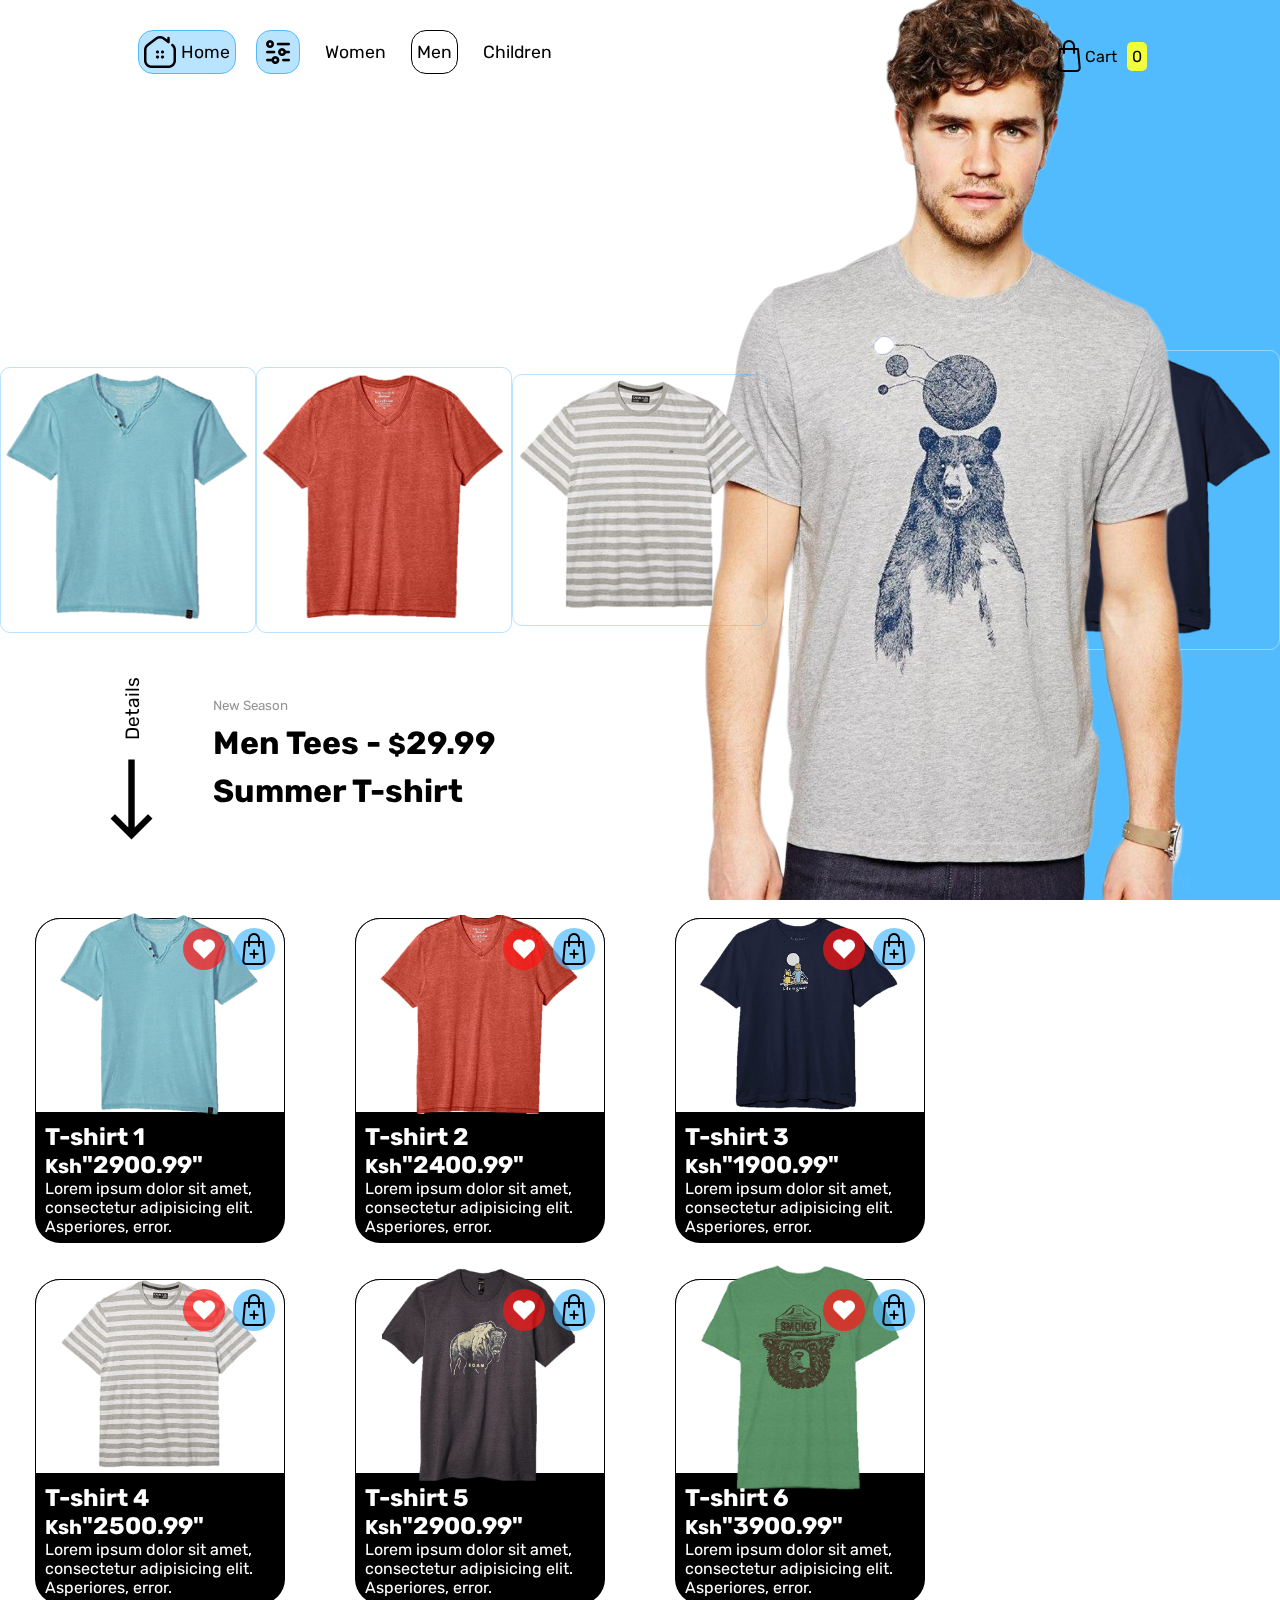
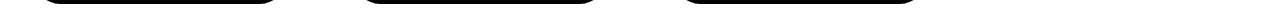
<file: index.html>
<!DOCTYPE html>
<html lang="en">
  <head>
    <meta charset="UTF-8" />
    <meta http-equiv="X-UA-Compatible" content="IE=edge" />
    <link rel="shortcut icon" href="#" />
    <meta name="viewport" content="width=device-width, initial-scale=1.0" />
    <title>Shopping Cart JS</title>
    <link rel="stylesheet" href="./index.css" />
    <link
      rel="stylesheet"
      href="https://cdn.jsdelivr.net/npm/bootstrap-icons@1.5.0/font/bootstrap-icons.css"
    />
  </head>
  <body>
    <div class="app-container">
      <div class="app-bg">
        <div class="left-side"></div>
        <div class="right-side"></div>
      </div>
      <header>
        <nav>
          <ul>
            <li class="btn home">
              <a href="./"> <img src="./icons/home.png" alt="" /> Home </a>
            </li>
            <li class="btn">
              <a href="#">
                <img src="./icons/filter.png" alt="filter" />
              </a>
            </li>
            <li>
              <a href="#"> Women </a>
            </li>
            <li class="active">
              <a href="#"> Men </a>
            </li>
            <li>
              <a href="#"> Children </a>
            </li>
          </ul>
        </nav>
        <div class="shopping-bag">
          <a href="./cart.html">
            <img src="./icons/bag.png" alt="cart" />
            Cart
            <div class="total-items-in-cart">0</div>
          </a>
        </div>
      </header>
      <main>
        <div class="content">
          <div class="products-preview">
            <div class="products-container">
              <div class="product">
                <img src="./img/t1.png" alt="t-shirt 1" />
              </div>
              <div class="product">
                <img src="./img/t2.png" alt="t-shirt 2" />
              </div>
              <div class="product">
                <img src="./img/t4.png" alt="t-shirt 3" />
              </div>
            </div>
            <div class="more-details">
              <div class="see-more-btn">
                <img src="./icons/right-arrow.png" alt="" />
                Details
              </div>
              <div class="description">
                <small>New Season</small>
                <h1>Men Tees - <small>$</small>29.99</h1>
                <h1>Summer T-shirt</h1>
              </div>
            </div>
          </div>
          <div class="model">
            <img class="model-img" src="./img/model.png" alt="model" />
            <div class="product">
              <img src="./img/t3.png" alt="t-shirt 4" />
            </div>
          </div>
        </div>
      </main>
    </div>
    <div class="products-list">
      <div class="products">
        <!-- render porducts here -->
      </div>
    </div>

    <script>
      const porductsListEl = document.querySelector(".products-list");
      const seeMoreBtn = document.querySelector(".see-more-btn");

      seeMoreBtn.addEventListener("click", () => {
        porductsListEl.scrollIntoView({ behavior: "smooth" });
        console.log("");
      });
    </script>
    <script src="./products.js"></script>
    <script src="./app.js"></script>
  </body>
</html>
</file>
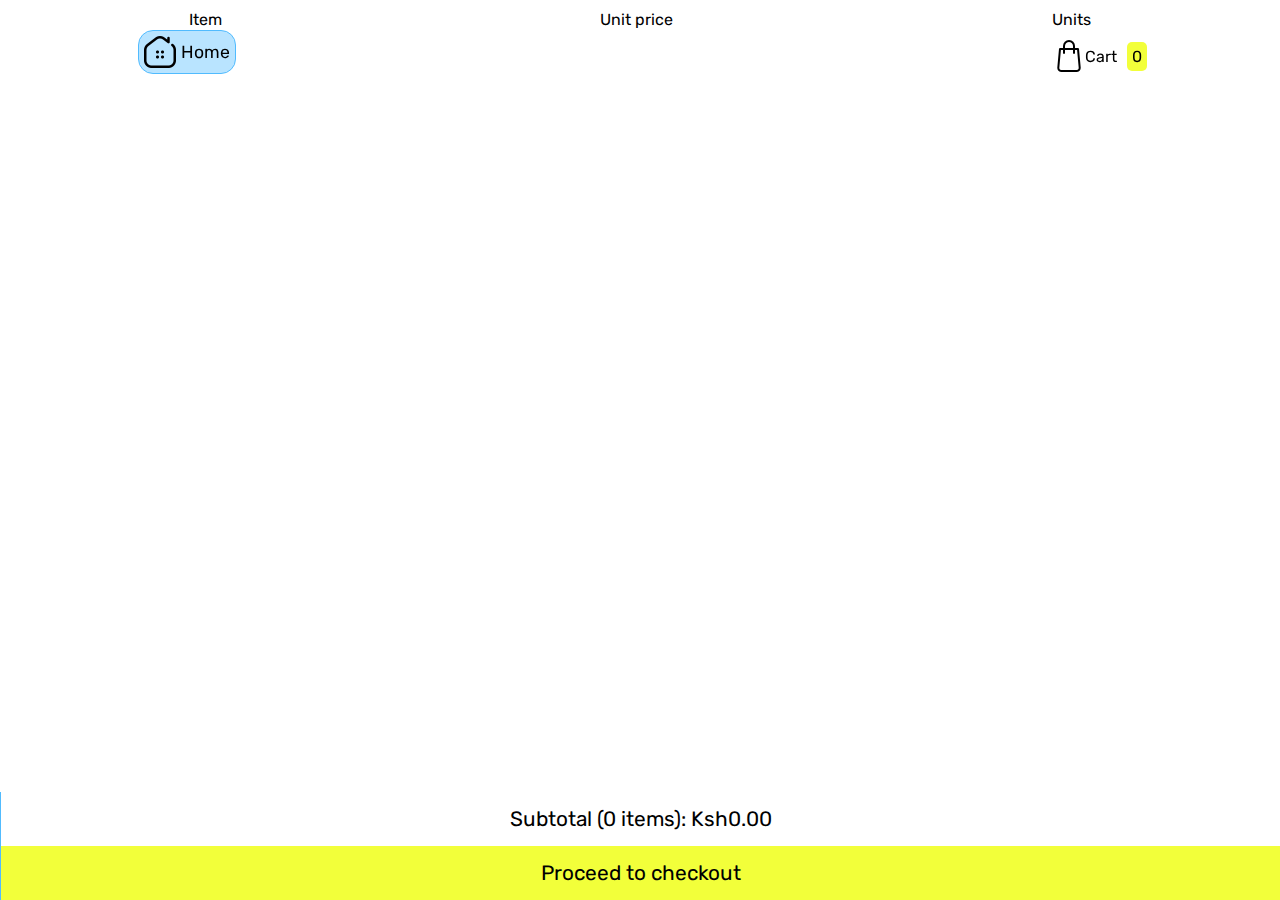
<file: cart.html>
<!DOCTYPE html>
<html lang="en">
<head>
    <meta charset="UTF-8">
    <meta http-equiv="X-UA-Compatible" content="IE=edge">
    <meta name="viewport" content="width=device-width, initial-scale=1.0">
    <title>Shopping Cart</title>
<link rel="stylesheet" href="/index.css">
</head>
<body>
    <header>
        <nav>
            <ul>
                <li class="btn home">
                    <a href="./">
                        <img src="./icons/home.png" alt=""> Home
                    </a>
                </li>
            </ul>
        </nav>
        <div class="shopping-bag">
            <a href="./index.html">
                <img src="./icons/bag.png" alt="cart">
                Cart
                <div class="total-items-in-cart">
                    0
                </div>
            </a>
        </div>
    </header>

        <div class="product-list">
            <div class="cart">
                <div class="cart-header">
                    <div class="column1">Item</div>
                    <div class="column2">Unit price</div>
                    <div class="column3">Units</div>
                </div>
                <div class="cart-items">
                    <!-- render cart items here -->
                  
                </div>
                <div class="cart-footer">
                    <div class="subtotal">
                        
                    </div>
                    <div class="checkout">
                        Proceed to checkout
                    </div>
                </div>
            </div>
        </div>
    <script src="/products.js"></script>
    <script src="/app.js"></script>
</body>
</html>
</file>
<file: index.css>
/* import fonts */
@import url("https://fonts.googleapis.com/css2?family=Rubik&display=swap");

/* VARIABLES */
:root {
  --bg-color: #fff;
  --link-color: #000;
  --link-size: 1.1rem;
  --right-side-bg-color: 81, 187, 254;
}

/* General CSS */
* {
  padding: 0;
  margin: 0;
  box-sizing: border-box;
  font-family: Rubik;
}

html {
  font-size: 16px;
  overflow-x: hidden;
}

a {
  text-decoration: none;
  color: #000;
}

/* APP CONTAINER */
.app-container {
  width: 100vw;
  height: 100vh;
}

/* APP BG */
.app-bg {
  position: fixed;
  top: 0;
  left: 0;
  width: 100vw;
  height: 100vh;
  display: flex;
  z-index: -1;
}
.app-bg .left-side {
  background-color: rgb(255, 255, 255);
  width: 75%;
  height: 100%;
}
.app-bg .right-side {
  background-color: rgb(var(--right-side-bg-color));
  width: 25%;
  height: 100%;
}

/* HEADER */
header {
  width: 100%;
  height: 100px;

  padding: 30px 10%;
  display: flex;
  justify-content: space-between;

  position: fixed;
  top: 0;
  left: 0;

  z-index: 99;
}
header nav ul {
  display: flex;
  align-items: center;
}
header nav ul li {
  list-style: none;
  margin: 0 10px;
  padding: 5px 5px;
  border-radius: 15px;
}
header nav ul li.active {
  border: 1px solid #000;
}
header nav ul li a {
  font-size: var(--link-size);
  display: flex;
  align-items: center;
  height: 32px;
}
header nav ul li.btn {
  background-color: rgba(var(--right-side-bg-color), 0.4);
  border: 1px solid rgb(var(--right-side-bg-color));
}
header nav ul li.btn img {
  width: 32;
  height: 32px;
}
header nav ul li.home a {
  display: flex;
  align-items: center;
}
header nav ul li.home a img {
  margin-right: 5px;
}
/* HEADER -> SHOOPING BAG */
.shopping-bag {
  padding: 10px 5px;
}
.shopping-bag a {
  display: flex;
  align-items: center;
}
.shopping-bag a img {
  width: 32px;
  height: 32px;
}
.shopping-bag .total-items-in-cart {
  margin-left: 10px;
  padding: 5px;
  background-color: rgb(242, 255, 58);
  border-radius: 5px;
}
/* MAIN */
main {
  width: 100%;
  background-color: royalblue;
  position: relative;
  top: 100px;
}
main .products-preview {
  width: 60%;
  height: calc(100vh - 100px);
  position: absolute;
  left: 0;
}
main .model {
  width: 40%;
  height: calc(100vh - 100px);
  position: absolute;
  right: 0;
  z-index: -1;
}
/* PRODUCTS */
.products-container {
  width: 100%;
  height: 100%;
  display: flex;
  justify-content: space-around;
  align-items: center;
}
.product {
  width: 300px;
  border: 1px solid rgba(var(--right-side-bg-color), 0.4);
  border-radius: 10px;
  padding: 5px;
}
.product img {
  width: 100%;
}
/* MORE DETAILS */
.more-details {
  position: absolute;
  bottom: 80px;
  left: 50px;

  display: flex;
  align-items: center;
}
.more-details .see-more-btn {
  cursor: pointer;
  display: flex;
  align-items: center;

  transform: rotate(-90deg);

  font-size: 1.2rem;
}
.see-more-btn img {
  width: 80px;
  margin-right: 20px;
}
.more-details .description small {
  color: rgb(149, 149, 149);
}
.more-details .description h1 {
  margin: 10px 0;
}
.more-details .description h1 small {
  color: #000;
}
/* MODEL */
.model {
  display: flex;
  justify-content: right;
  align-items: center;
}
.model .model-img {
  height: 100vh;
  position: absolute;
  left: 35%;
  transform: translate(-50%);
  top: -100px;
}
.model .product {
  width: 300px;
  border: 1px solid rgba(255, 255, 255, 0.4);
  border-radius: 10px;
  padding: 5px;
}
.model .product img {
  width: 100%;
}
/* products list */
.products-list {

}

/* PRODUCTS */
.products {
  height: 100%;
  width: 75%;

  display: grid;
  grid-template-rows: 1fr 1fr;
  grid-template-columns: repeat(3, 3fr);
}
.products img {
  width: 200px;
  /* filter: drop-shadow(30px 10px 4px #ddd); */
}
.products .item {
  display: flex;
  align-items: center;
  justify-content: center;
  flex-direction: column;
  width: 100%;
  height: 100%;
}
.products .item .item-container {
  width: 250px;
  height: 90%;
  background-color: #000;

  border-radius: 25px;

  position: relative;
}
.products .item .item-container .item-img {
  width: 100%;
  height: 60%;

  background-color: white;

  border: 1px solid #000;
  border-radius: 25px 25px 0 0;

  display: flex;
  justify-content: center;
  align-items: center;
}
.products .item .item-container .desc {
  width: 100%;
  color: #fff;

  padding: 10px;
}
.products 
.item 
.item-container
 .add-to-cart {
  background-color: rgba(var(--right-side-bg-color), 0.7);
  /* background-color: rgb(242, 255, 58); */

  display: flex;
  justify-content: center;
  align-items: center;

  position: absolute;
  top: 10px;
  right: 10px;

  padding: 5px;

  border-radius: 50%;

  cursor: pointer;
}
.products .item .item-container .add-to-wishlist {
  background-color: rgba(255, 21, 21, 0.7);

  display: flex;
  justify-content: center;
  align-items: center;

  position: absolute;
  top: 10px;
  right: 60px;

  padding: 5px;

  border-radius: 50%;

  cursor: pointer;
}
.products .item .item-container .add-to-cart img {
  width: 32px;
  height: 32px;
}
.products .item .item-container .add-to-wishlist img {
  width: 32px;
  height: 32px;

  padding: 5px;
}
/* CART */
.cart {
 
}
/* cart header */
.cart-header {
  display: flex;
  justify-content: space-around;
  padding: 10px 0;
}
/* cart items */
.cart-items {
  max-height: calc(100vh - 247px);
  overflow-y: auto;
  overflow-x: hidden;
}
/* cart item */
.cart-item {
 
}
.cart-item div {
  display: flex;
  align-items: center;
  justify-content: center;
}
/* item info */
.cart-item .item-info {
  flex: 1;
  background-color: rgba(255, 255, 255, 0.6);

  border-radius: 0 10px 10px 0;

  padding: 10px;
}
.cart-item .item-info:hover {
  background-color: rgba(255, 0, 0, 0.6);
  cursor: pointer;
}
.cart-item .item-info img {
  width: 75px;
}
/* unit price */
.cart-item .unit-price {
  flex: 1;
  font-size: 1.2rem;
}
/* units */
.cart-item .units {
  flex: 1;
}
.cart-item .units .number {
  margin: 0 10px;

  font-size: 1.2rem;
}
.cart-item .units .btn {
  /* width: 20px;
  height: 20px; */

  background-color: rgb(242, 255, 58);

  border-radius: 50%;

  font-weight: bold;

  cursor: pointer;

  -webkit-user-select: none; /* Chrome all / Safari all */
  -moz-user-select: none; /* Firefox all */
  -ms-user-select: none; /* IE 10+ */
}

/* cart footer */
.cart-footer {
  width: 100%;
  background-color: rgb(255, 21, 21);
  position: absolute;
  bottom: 0;
  left: 0;

  border-left: 1px solid rgb(var(--right-side-bg-color));
}
.cart-footer div {
  display: flex;
  align-items: center;
  justify-content: center;

  padding: 15px 0;

  font-size: 1.3rem;
}
.cart-footer .subtotal {
  background-color: white;
}
.cart-footer .checkout {
  background-color: rgb(242, 255, 58);

  cursor: pointer;
}
</file>
